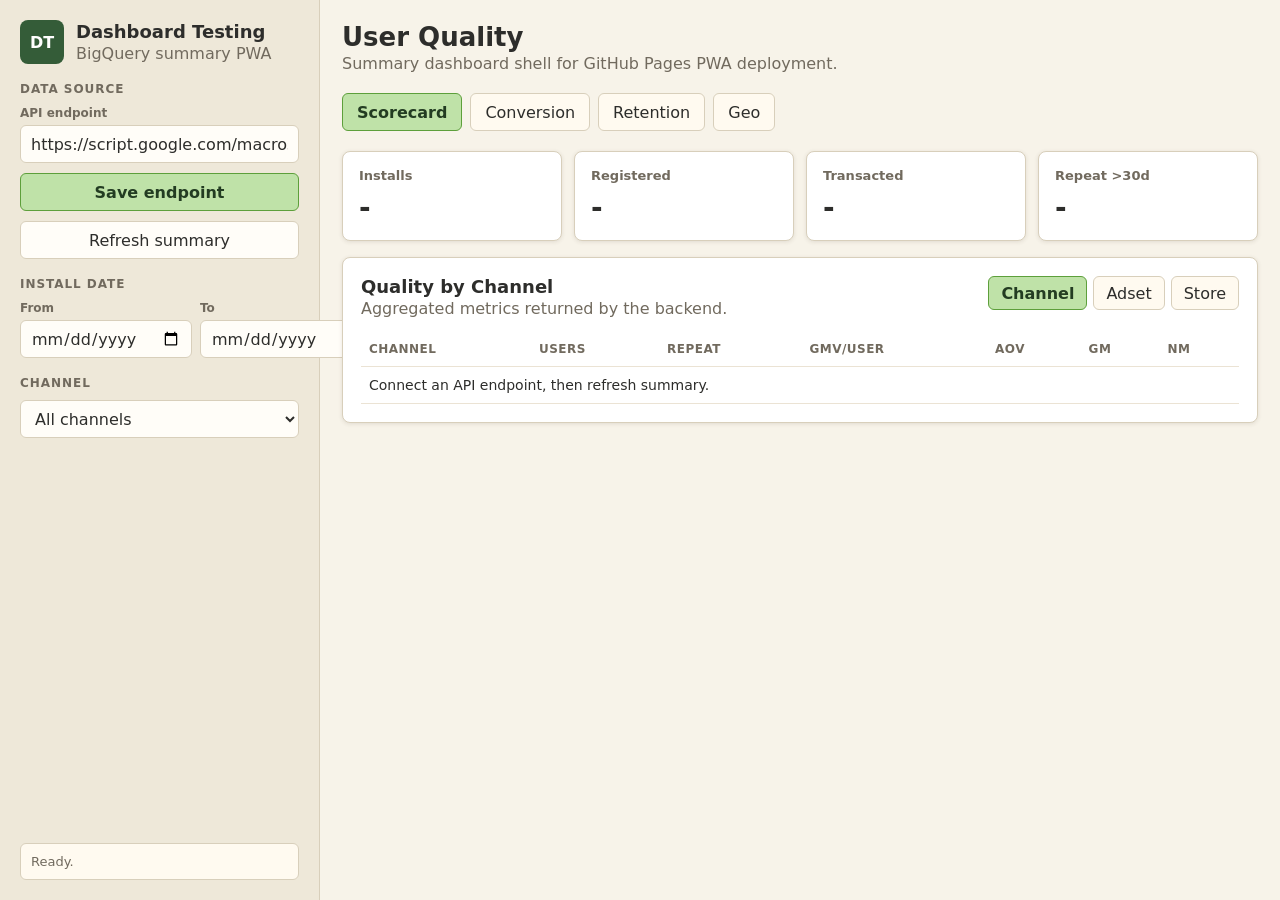
<file: index.html>
<!doctype html>
<html lang="en">
<head>
  <meta charset="utf-8">
  <meta name="viewport" content="width=device-width, initial-scale=1">
  <meta name="theme-color" content="#345c38">
  <title>Dashboard Testing</title>
  <link rel="manifest" href="./manifest.webmanifest">
  <link rel="icon" href="./icons/icon.svg" type="image/svg+xml">
  <link rel="stylesheet" href="./styles.css">
</head>
<body>
  <div class="app-shell">
    <aside class="sidebar">
      <div class="brand">
        <div class="brand-mark">DT</div>
        <div>
          <h1>Dashboard Testing</h1>
          <p>BigQuery summary PWA</p>
        </div>
      </div>

      <section class="control-group">
        <div class="control-title">Data Source</div>
        <label class="field">
          <span>API endpoint</span>
          <input id="apiEndpoint" type="url" placeholder="Apps Script or Cloud Run URL">
        </label>
        <button id="saveEndpoint" class="primary">Save endpoint</button>
        <button id="refreshData" class="secondary">Refresh summary</button>
      </section>

      <section class="control-group">
        <div class="control-title">Install Date</div>
        <div class="date-grid">
          <label class="field">
            <span>From</span>
            <input id="dateFrom" type="date">
          </label>
          <label class="field">
            <span>To</span>
            <input id="dateTo" type="date">
          </label>
        </div>
      </section>

      <section class="control-group">
        <div class="control-title">Channel</div>
        <select id="channelFilter">
          <option value="">All channels</option>
        </select>
      </section>

      <div class="status" id="statusBox">Ready.</div>
    </aside>

    <main class="workspace">
      <header class="topbar">
        <div>
          <h2>User Quality</h2>
          <p id="subtitle">Summary dashboard shell for GitHub Pages PWA deployment.</p>
        </div>
        <div class="install-actions">
          <button id="installApp" class="secondary" hidden>Install app</button>
        </div>
      </header>

      <nav class="tabs" aria-label="Dashboard sections">
        <button class="active" data-tab="scorecard">Scorecard</button>
        <button data-tab="conversion">Conversion</button>
        <button data-tab="retention">Retention</button>
        <button data-tab="geo">Geo</button>
      </nav>

      <section class="kpi-grid" id="kpiGrid">
        <article class="metric">
          <span>Installs</span>
          <strong id="kpiInstalls">-</strong>
        </article>
        <article class="metric">
          <span>Registered</span>
          <strong id="kpiRegistered">-</strong>
        </article>
        <article class="metric">
          <span>Transacted</span>
          <strong id="kpiTransacted">-</strong>
        </article>
        <article class="metric">
          <span>Repeat &gt;30d</span>
          <strong id="kpiRepeat">-</strong>
        </article>
      </section>

      <section class="panel" id="scorecardPanel">
        <div class="panel-header">
          <div>
            <h3 id="scorecardTitle">Quality by Channel</h3>
            <p>Aggregated metrics returned by the backend.</p>
          </div>
          <div class="segmented">
            <button class="active" data-scorecard-group="channel">Channel</button>
            <button data-scorecard-group="adset">Adset</button>
            <button data-scorecard-group="store">Store</button>
          </div>
        </div>
        <div class="table-wrap">
          <table>
            <thead>
              <tr>
                <th>Channel</th>
                <th>Users</th>
                <th>Repeat</th>
                <th>GMV/user</th>
                <th>AOV</th>
                <th>GM</th>
                <th>NM</th>
              </tr>
            </thead>
            <tbody id="scorecardBody">
              <tr><td colspan="7">Connect an API endpoint, then refresh summary.</td></tr>
            </tbody>
          </table>
        </div>
      </section>

      <section class="panel hidden" id="conversionPanel">
        <div class="panel-header">
          <div>
            <h3>Conversion</h3>
            <p>Install, register, transaction, uninstall, and repeat summary by install channel.</p>
          </div>
        </div>
        <div class="table-wrap">
          <table>
            <thead>
              <tr>
                <th>Channel</th>
                <th>Installs</th>
                <th>Registered</th>
                <th>Transacted</th>
                <th>Register rate</th>
                <th>Transaction rate</th>
                <th>Repeat rate</th>
                <th>Uninstalled</th>
              </tr>
            </thead>
            <tbody id="conversionBody">
              <tr><td colspan="8">No conversion summary loaded.</td></tr>
            </tbody>
          </table>
        </div>
      </section>

      <section class="panel hidden" id="retentionPanel">
        <div class="panel-header">
          <div>
            <h3>Retention</h3>
            <p>Cohort repeat summary by first transaction channel.</p>
          </div>
        </div>
        <div class="table-wrap">
          <table>
            <thead>
              <tr>
                <th>Group</th>
                <th>Cohort</th>
                <th>Users</th>
                <th>D1-30</th>
                <th>D31-60</th>
                <th>D61-90</th>
                <th>D91+</th>
              </tr>
            </thead>
            <tbody id="retentionBody">
              <tr><td colspan="7">No retention summary loaded.</td></tr>
            </tbody>
          </table>
        </div>
      </section>

      <section class="panel hidden" id="geoPanel">
        <div class="panel-header">
          <div>
            <h3>Geo</h3>
            <p>Store coverage and sampled buyer coordinates summary.</p>
          </div>
        </div>
        <div class="table-wrap">
          <table>
            <thead>
              <tr>
                <th>Store</th>
                <th>Users</th>
                <th>With coords</th>
                <th>Coverage</th>
                <th>GMV</th>
                <th>Lat</th>
                <th>Lon</th>
              </tr>
            </thead>
            <tbody id="geoBody">
              <tr><td colspan="7">No geo summary loaded.</td></tr>
            </tbody>
          </table>
        </div>
      </section>
    </main>
  </div>

  <script src="./app.js" type="module"></script>
</body>
</html>
</file>
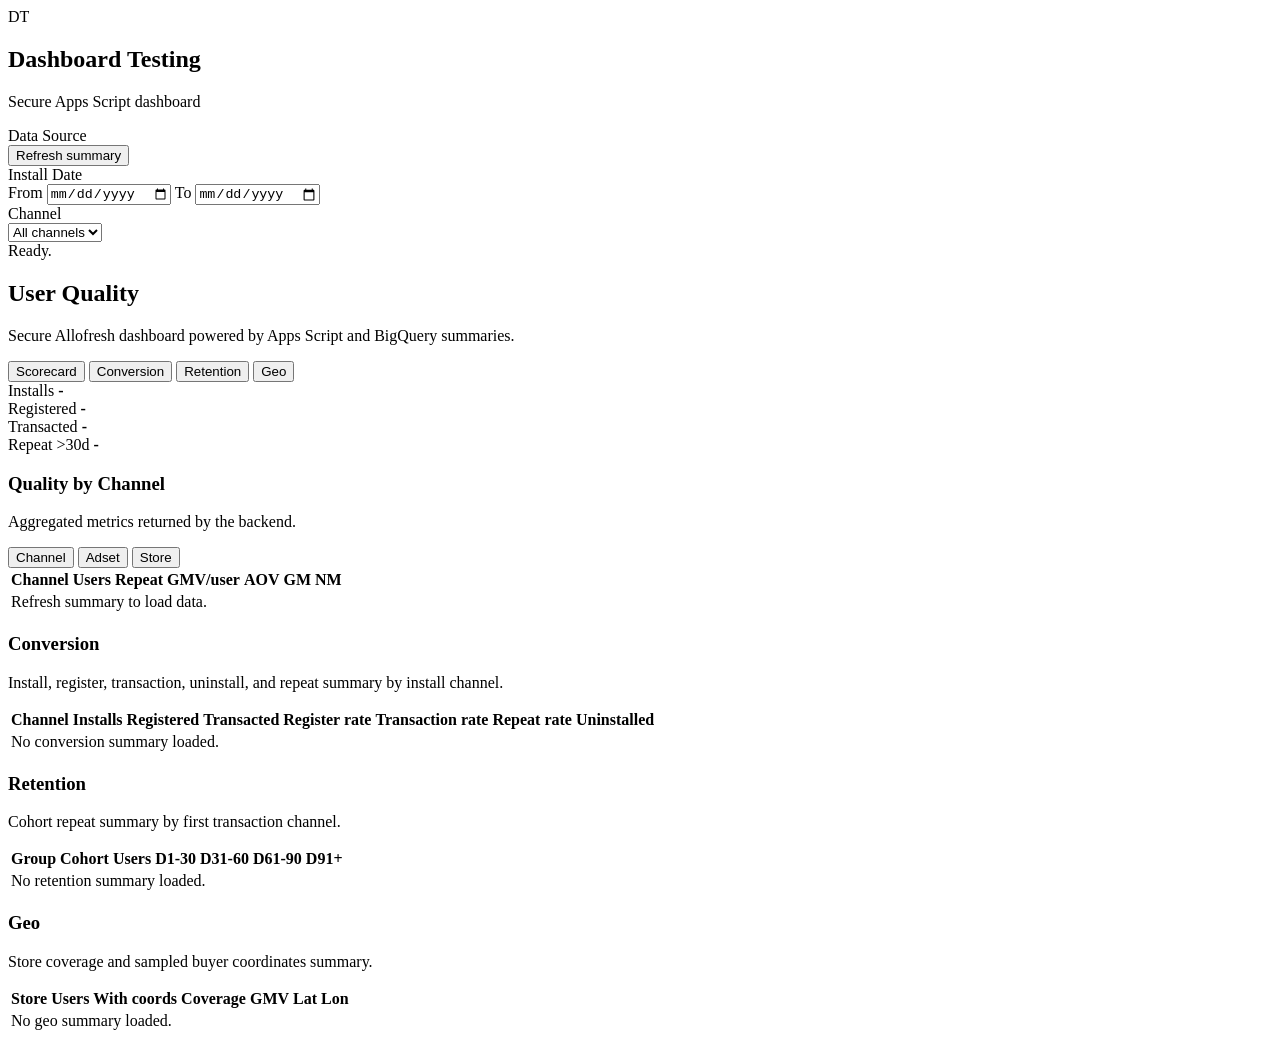
<file: apps-script-webapp/Index.html>
<!doctype html>
<html lang="en">
<head>
  <meta charset="utf-8">
  <meta name="viewport" content="width=device-width, initial-scale=1">
  <meta name="theme-color" content="#345c38">
  <title>Dashboard Testing</title>
  <style>
<?!= include('Styles'); ?>
  </style>
</head>
<body>
  <div class="app-shell">
    <aside class="sidebar">
      <div class="brand">
        <div class="brand-mark">DT</div>
        <div>
          <h1>Dashboard Testing</h1>
          <p>Secure Apps Script dashboard</p>
        </div>
      </div>

      <section class="control-group">
        <div class="control-title">Data Source</div>
        <button id="refreshData" class="primary">Refresh summary</button>
      </section>

      <section class="control-group">
        <div class="control-title">Install Date</div>
        <div class="date-grid">
          <label class="field">
            <span>From</span>
            <input id="dateFrom" type="date">
          </label>
          <label class="field">
            <span>To</span>
            <input id="dateTo" type="date">
          </label>
        </div>
      </section>

      <section class="control-group">
        <div class="control-title">Channel</div>
        <select id="channelFilter">
          <option value="">All channels</option>
        </select>
      </section>

      <div class="status" id="statusBox">Ready.</div>
    </aside>

    <main class="workspace">
      <header class="topbar">
        <div>
          <h2>User Quality</h2>
          <p id="subtitle">Secure Allofresh dashboard powered by Apps Script and BigQuery summaries.</p>
        </div>
      </header>

      <nav class="tabs" aria-label="Dashboard sections">
        <button class="active" data-tab="scorecard">Scorecard</button>
        <button data-tab="conversion">Conversion</button>
        <button data-tab="retention">Retention</button>
        <button data-tab="geo">Geo</button>
      </nav>

      <section class="kpi-grid" id="kpiGrid">
        <article class="metric">
          <span>Installs</span>
          <strong id="kpiInstalls">-</strong>
        </article>
        <article class="metric">
          <span>Registered</span>
          <strong id="kpiRegistered">-</strong>
        </article>
        <article class="metric">
          <span>Transacted</span>
          <strong id="kpiTransacted">-</strong>
        </article>
        <article class="metric">
          <span>Repeat &gt;30d</span>
          <strong id="kpiRepeat">-</strong>
        </article>
      </section>

      <section class="panel" id="scorecardPanel">
        <div class="panel-header">
          <div>
            <h3 id="scorecardTitle">Quality by Channel</h3>
            <p>Aggregated metrics returned by the backend.</p>
          </div>
          <div class="segmented">
            <button class="active" data-scorecard-group="channel">Channel</button>
            <button data-scorecard-group="adset">Adset</button>
            <button data-scorecard-group="store">Store</button>
          </div>
        </div>
        <div class="table-wrap">
          <table>
            <thead>
              <tr>
                <th>Channel</th>
                <th>Users</th>
                <th>Repeat</th>
                <th>GMV/user</th>
                <th>AOV</th>
                <th>GM</th>
                <th>NM</th>
              </tr>
            </thead>
            <tbody id="scorecardBody">
              <tr><td colspan="7">Refresh summary to load data.</td></tr>
            </tbody>
          </table>
        </div>
      </section>

      <section class="panel hidden" id="conversionPanel">
        <div class="panel-header">
          <div>
            <h3>Conversion</h3>
            <p>Install, register, transaction, uninstall, and repeat summary by install channel.</p>
          </div>
        </div>
        <div class="table-wrap">
          <table>
            <thead>
              <tr>
                <th>Channel</th>
                <th>Installs</th>
                <th>Registered</th>
                <th>Transacted</th>
                <th>Register rate</th>
                <th>Transaction rate</th>
                <th>Repeat rate</th>
                <th>Uninstalled</th>
              </tr>
            </thead>
            <tbody id="conversionBody">
              <tr><td colspan="8">No conversion summary loaded.</td></tr>
            </tbody>
          </table>
        </div>
      </section>

      <section class="panel hidden" id="retentionPanel">
        <div class="panel-header">
          <div>
            <h3>Retention</h3>
            <p>Cohort repeat summary by first transaction channel.</p>
          </div>
        </div>
        <div class="table-wrap">
          <table>
            <thead>
              <tr>
                <th>Group</th>
                <th>Cohort</th>
                <th>Users</th>
                <th>D1-30</th>
                <th>D31-60</th>
                <th>D61-90</th>
                <th>D91+</th>
              </tr>
            </thead>
            <tbody id="retentionBody">
              <tr><td colspan="7">No retention summary loaded.</td></tr>
            </tbody>
          </table>
        </div>
      </section>

      <section class="panel hidden" id="geoPanel">
        <div class="panel-header">
          <div>
            <h3>Geo</h3>
            <p>Store coverage and sampled buyer coordinates summary.</p>
          </div>
        </div>
        <div class="table-wrap">
          <table>
            <thead>
              <tr>
                <th>Store</th>
                <th>Users</th>
                <th>With coords</th>
                <th>Coverage</th>
                <th>GMV</th>
                <th>Lat</th>
                <th>Lon</th>
              </tr>
            </thead>
            <tbody id="geoBody">
              <tr><td colspan="7">No geo summary loaded.</td></tr>
            </tbody>
          </table>
        </div>
      </section>
    </main>
  </div>

  <script>
<?!= include('Client'); ?>
  </script>
</body>
</html>
</file>
<file: styles.css>
:root {
  color-scheme: light;
  --bg: #f7f3e9;
  --surface: #fffdf8;
  --panel: #ffffff;
  --line: #d8cfbb;
  --text: #2d2d2b;
  --muted: #716a5e;
  --green: #5d9f3b;
  --green-dark: #345c38;
  --gold: #d8aa3d;
  --red: #b84f43;
  --shadow: 0 1px 4px rgba(65, 53, 31, 0.12);
}

* { box-sizing: border-box; }

body {
  margin: 0;
  min-height: 100vh;
  background: var(--bg);
  color: var(--text);
  font-family: Inter, ui-sans-serif, system-ui, -apple-system, BlinkMacSystemFont, "Segoe UI", sans-serif;
}

button, input, select {
  font: inherit;
}

button {
  min-height: 38px;
  border: 1px solid var(--line);
  border-radius: 6px;
  padding: 0 14px;
  cursor: pointer;
  background: #fffaf0;
  color: var(--text);
}

button.primary {
  background: #bfe2a8;
  border-color: var(--green);
  color: #233c22;
  font-weight: 700;
}

button.secondary {
  background: #fffdf8;
}

button.active {
  background: #bfe2a8;
  border-color: var(--green);
  color: #233c22;
  font-weight: 700;
}

.app-shell {
  display: grid;
  grid-template-columns: 320px minmax(0, 1fr);
  min-height: 100vh;
}

.sidebar {
  border-right: 1px solid var(--line);
  background: #eee8d9;
  padding: 20px;
  display: flex;
  flex-direction: column;
  gap: 18px;
}

.brand {
  display: flex;
  gap: 12px;
  align-items: center;
}

.brand-mark {
  width: 44px;
  height: 44px;
  border-radius: 8px;
  background: var(--green-dark);
  color: white;
  display: grid;
  place-items: center;
  font-weight: 800;
}

.brand h1 {
  margin: 0;
  font-size: 18px;
}

.brand p,
.topbar p,
.panel-header p {
  margin: 2px 0 0;
  color: var(--muted);
}

.control-group {
  display: grid;
  gap: 10px;
}

.control-title {
  color: var(--muted);
  font-size: 12px;
  font-weight: 800;
  letter-spacing: 0.08em;
  text-transform: uppercase;
}

.field {
  display: grid;
  gap: 5px;
}

.field span {
  color: var(--muted);
  font-size: 12px;
  font-weight: 700;
}

input,
select {
  width: 100%;
  min-height: 38px;
  border: 1px solid var(--line);
  border-radius: 6px;
  background: var(--surface);
  color: var(--text);
  padding: 0 10px;
}

.date-grid {
  display: grid;
  grid-template-columns: 1fr 1fr;
  gap: 8px;
}

.status {
  margin-top: auto;
  border: 1px solid var(--line);
  border-radius: 6px;
  padding: 10px;
  background: #fffaf0;
  color: var(--muted);
  font-size: 13px;
}

.workspace {
  min-width: 0;
  padding: 22px;
}

.topbar {
  display: flex;
  align-items: center;
  justify-content: space-between;
  gap: 16px;
}

.topbar h2 {
  margin: 0;
  font-size: 26px;
}

.tabs {
  display: flex;
  gap: 8px;
  margin: 20px 0;
}

.kpi-grid {
  display: grid;
  grid-template-columns: repeat(4, minmax(0, 1fr));
  gap: 12px;
  margin-bottom: 16px;
}

.metric,
.panel {
  background: var(--panel);
  border: 1px solid var(--line);
  border-radius: 8px;
  box-shadow: var(--shadow);
}

.metric {
  padding: 16px;
}

.metric span {
  display: block;
  color: var(--muted);
  font-size: 13px;
  font-weight: 700;
}

.metric strong {
  display: block;
  margin-top: 8px;
  font-size: 28px;
}

.panel {
  padding: 18px;
}

.panel.hidden {
  display: none;
}

.panel-header {
  display: flex;
  justify-content: space-between;
  align-items: flex-start;
  gap: 16px;
  margin-bottom: 14px;
}

.panel-header h3 {
  margin: 0;
  font-size: 18px;
}

.table-wrap {
  overflow: auto;
}

.segmented {
  display: flex;
  gap: 6px;
  flex-wrap: wrap;
  justify-content: flex-end;
}

.segmented button {
  min-height: 34px;
  padding: 0 12px;
}

table {
  width: 100%;
  border-collapse: collapse;
  font-size: 14px;
}

th,
td {
  border-bottom: 1px solid #ebe3d4;
  padding: 10px 8px;
  text-align: left;
  white-space: nowrap;
}

th {
  color: var(--muted);
  font-size: 12px;
  letter-spacing: 0.04em;
  text-transform: uppercase;
}

.placeholder {
  min-height: 300px;
  border: 1px dashed var(--line);
  border-radius: 8px;
  display: grid;
  place-items: center;
  color: var(--muted);
}

@media (max-width: 900px) {
  .app-shell {
    grid-template-columns: 1fr;
  }

  .sidebar {
    border-right: 0;
    border-bottom: 1px solid var(--line);
  }

  .kpi-grid {
    grid-template-columns: repeat(2, minmax(0, 1fr));
  }
}

@media (max-width: 560px) {
  .workspace,
  .sidebar {
    padding: 14px;
  }

  .topbar {
    align-items: flex-start;
    flex-direction: column;
  }

  .tabs {
    overflow-x: auto;
    padding-bottom: 4px;
  }

  .kpi-grid {
    grid-template-columns: 1fr;
  }
}
</file>
